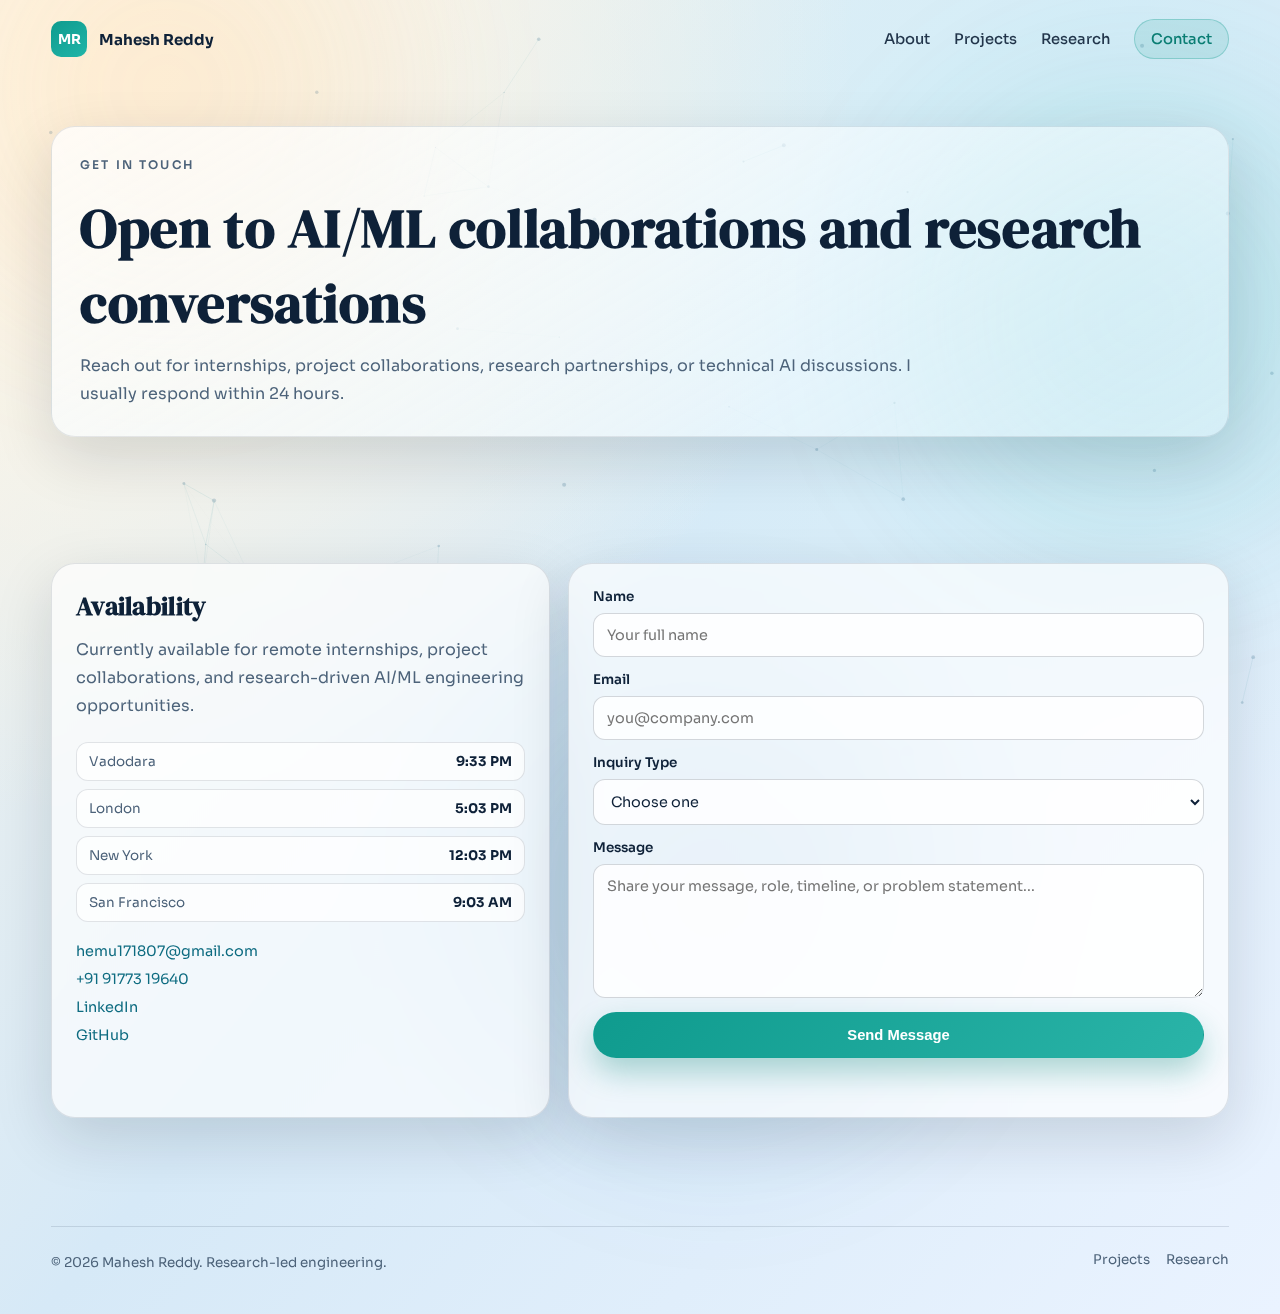
<file: pages/contact.html>
<!DOCTYPE html>
<html lang="en">
  <head>
    <meta charset="UTF-8" />
    <meta name="viewport" content="width=device-width, initial-scale=1.0" />
    <title>Contact | Mahesh Reddy</title>
    <meta
      name="description"
      content="Reach Mahesh Reddy for AI/ML collaborations, research discussions, internships, and engineering opportunities."
    />
    <link rel="preconnect" href="https://fonts.googleapis.com" />
    <link rel="preconnect" href="https://fonts.gstatic.com" crossorigin />
    <link
      href="https://fonts.googleapis.com/css2?family=DM+Serif+Display:ital@0;1&family=Sora:wght@300;400;500;600;700;800&display=swap"
      rel="stylesheet"
    />
    <link rel="stylesheet" href="../assets/css/style.css" />
  </head>
  <body data-page="contact">
    <div class="site-bg">
      <canvas id="particleCanvas" aria-hidden="true"></canvas>
      <span class="orb orb-a"></span>
      <span class="orb orb-b"></span>
      <span class="orb orb-c"></span>
    </div>

    <header class="site-header" id="top">
      <div class="container nav-shell">
        <a href="../index.html" class="brand">
          <span class="brand-mark">MR</span>
          <span class="brand-text">Mahesh Reddy</span>
        </a>
        <button class="menu-toggle" aria-label="Toggle menu" aria-expanded="false">
          <span></span><span></span><span></span>
        </button>
        <nav class="site-nav">
          <a href="../index.html#about">About</a>
          <a href="projects.html">Projects</a>
          <a href="research.html">Research</a>
          <a href="contact.html" aria-current="page" class="nav-cta magnetic">Contact</a>
        </nav>
      </div>
    </header>

    <main>
      <section class="section-shell page-hero">
        <div class="container page-hero-shell reveal" data-reveal="up">
          <p class="eyebrow">Get in Touch</p>
          <h1>Open to AI/ML collaborations and research conversations</h1>
          <p>
            Reach out for internships, project collaborations, research partnerships, or technical AI
            discussions. I usually respond within 24 hours.
          </p>
        </div>
      </section>

      <section class="section-shell">
        <div class="container contact-grid">
          <aside class="contact-panel reveal" data-reveal="left">
            <h2>Availability</h2>
            <p>
              Currently available for remote internships, project collaborations, and research-driven AI/ML
              engineering opportunities.
            </p>

            <div class="timezone-list">
              <div>
                <span>Vadodara</span>
                <strong data-timezone="Asia/Kolkata">--:--</strong>
              </div>
              <div>
                <span>London</span>
                <strong data-timezone="Europe/London">--:--</strong>
              </div>
              <div>
                <span>New York</span>
                <strong data-timezone="America/New_York">--:--</strong>
              </div>
              <div>
                <span>San Francisco</span>
                <strong data-timezone="America/Los_Angeles">--:--</strong>
              </div>
            </div>

            <div class="contact-links">
              <a href="mailto:hemu171807@gmail.com">hemu171807@gmail.com</a>
              <a href="tel:+919177319640">+91 91773 19640</a>
              <a href="https://www.linkedin.com/in/maheshreddy04" target="_blank" rel="noreferrer">LinkedIn</a>
              <a href="https://github.com/MaheshReddy-ML" target="_blank" rel="noreferrer">GitHub</a>
            </div>
          </aside>

          <div class="form-panel reveal" data-reveal="up">
            <form id="contactForm" class="contact-form" novalidate>
              <label>
                Name
                <input type="text" name="name" placeholder="Your full name" required />
              </label>

              <label>
                Email
                <input type="email" name="email" placeholder="you@company.com" required />
              </label>

              <label>
                Inquiry Type
                <select name="focus" required>
                  <option value="">Choose one</option>
                  <option value="research collaboration">Research Collaboration</option>
                  <option value="internship opportunity">Internship Opportunity</option>
                  <option value="project collaboration">Project Collaboration</option>
                  <option value="hiring discussion">Hiring Discussion</option>
                </select>
              </label>

              <label>
                Message
                <textarea
                  name="brief"
                  rows="6"
                  placeholder="Share your message, role, timeline, or problem statement..."
                  required
                ></textarea>
              </label>

              <button type="submit" class="btn btn-primary magnetic">Send Message</button>
              <p class="form-message" id="formMessage" aria-live="polite"></p>
            </form>
          </div>
        </div>
      </section>
    </main>

    <footer class="site-footer">
      <div class="container footer-shell">
        <p>&copy; <span id="year"></span> Mahesh Reddy. Research-led engineering.</p>
        <div>
          <a href="projects.html">Projects</a>
          <a href="research.html">Research</a>
        </div>
      </div>
    </footer>

    <script src="../assets/js/main.js"></script>
    <script src="../assets/js/contact.js"></script>
  </body>
</html>
</file>
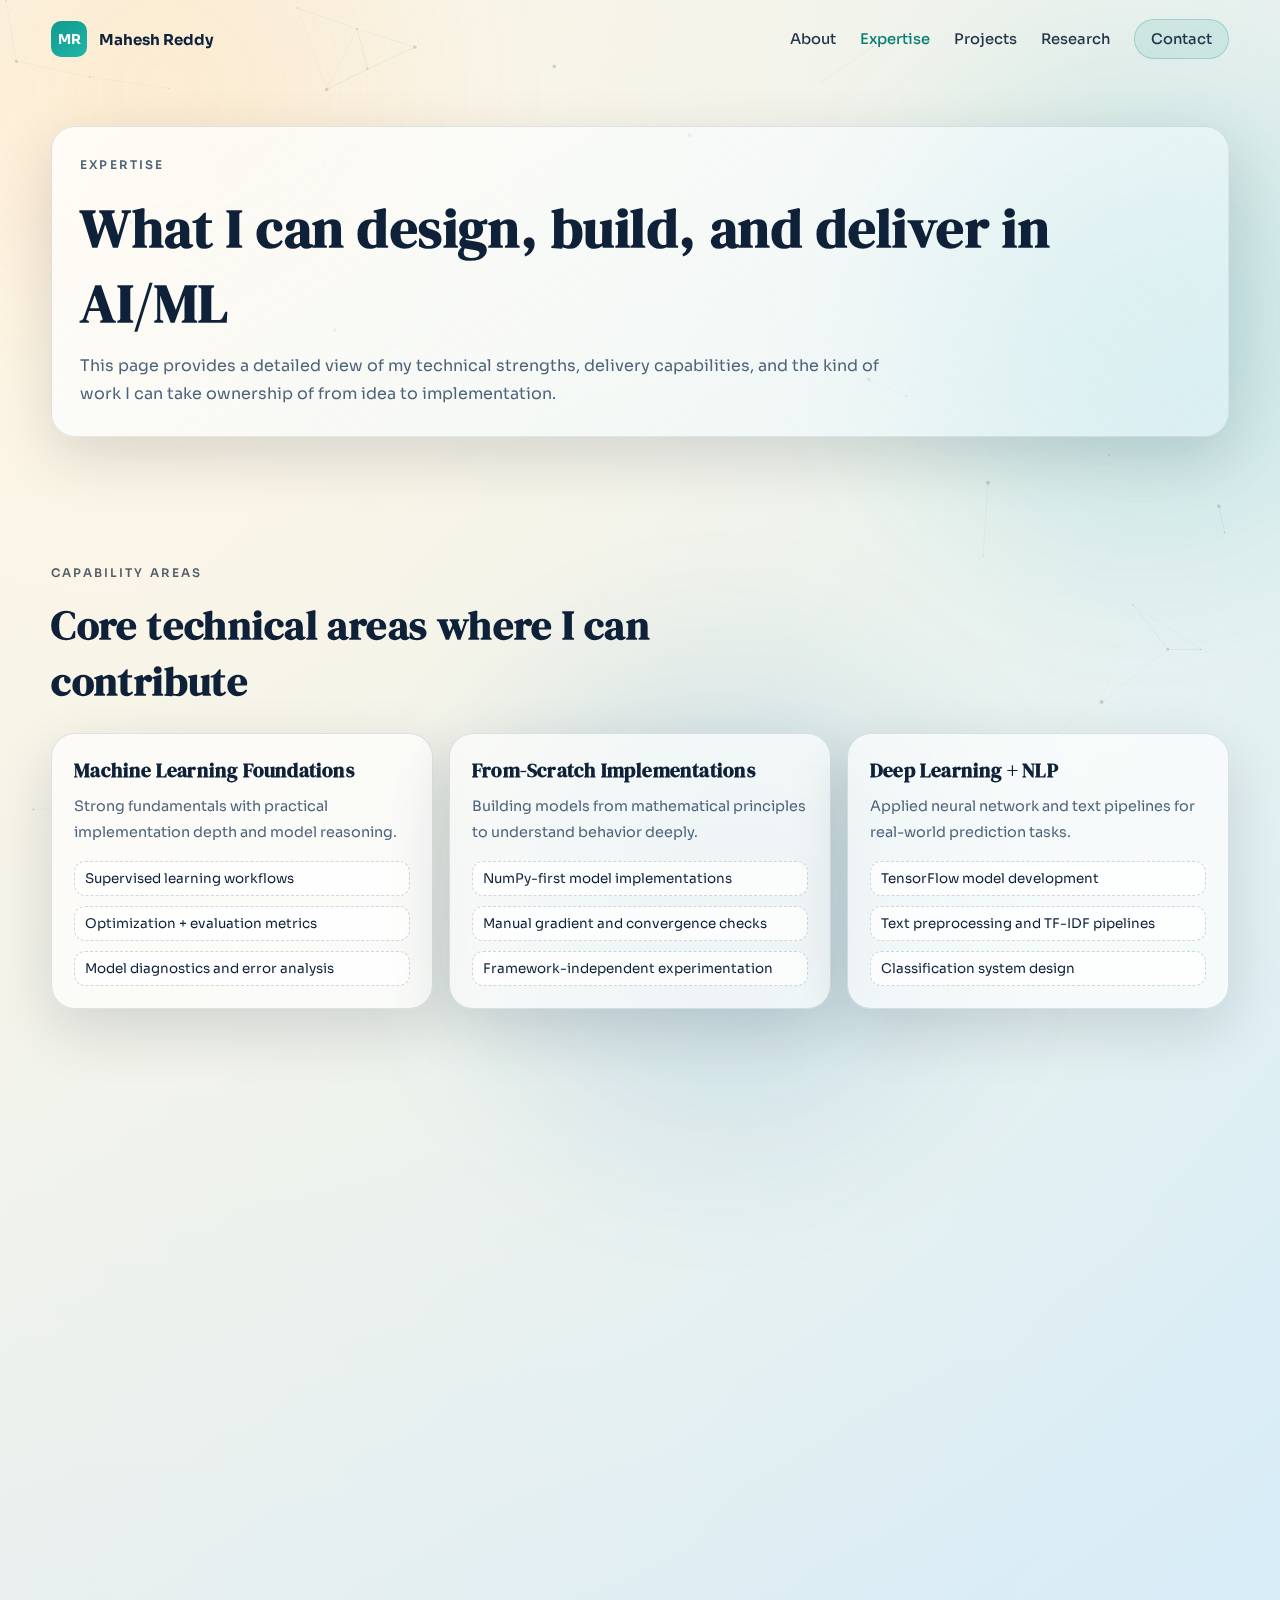
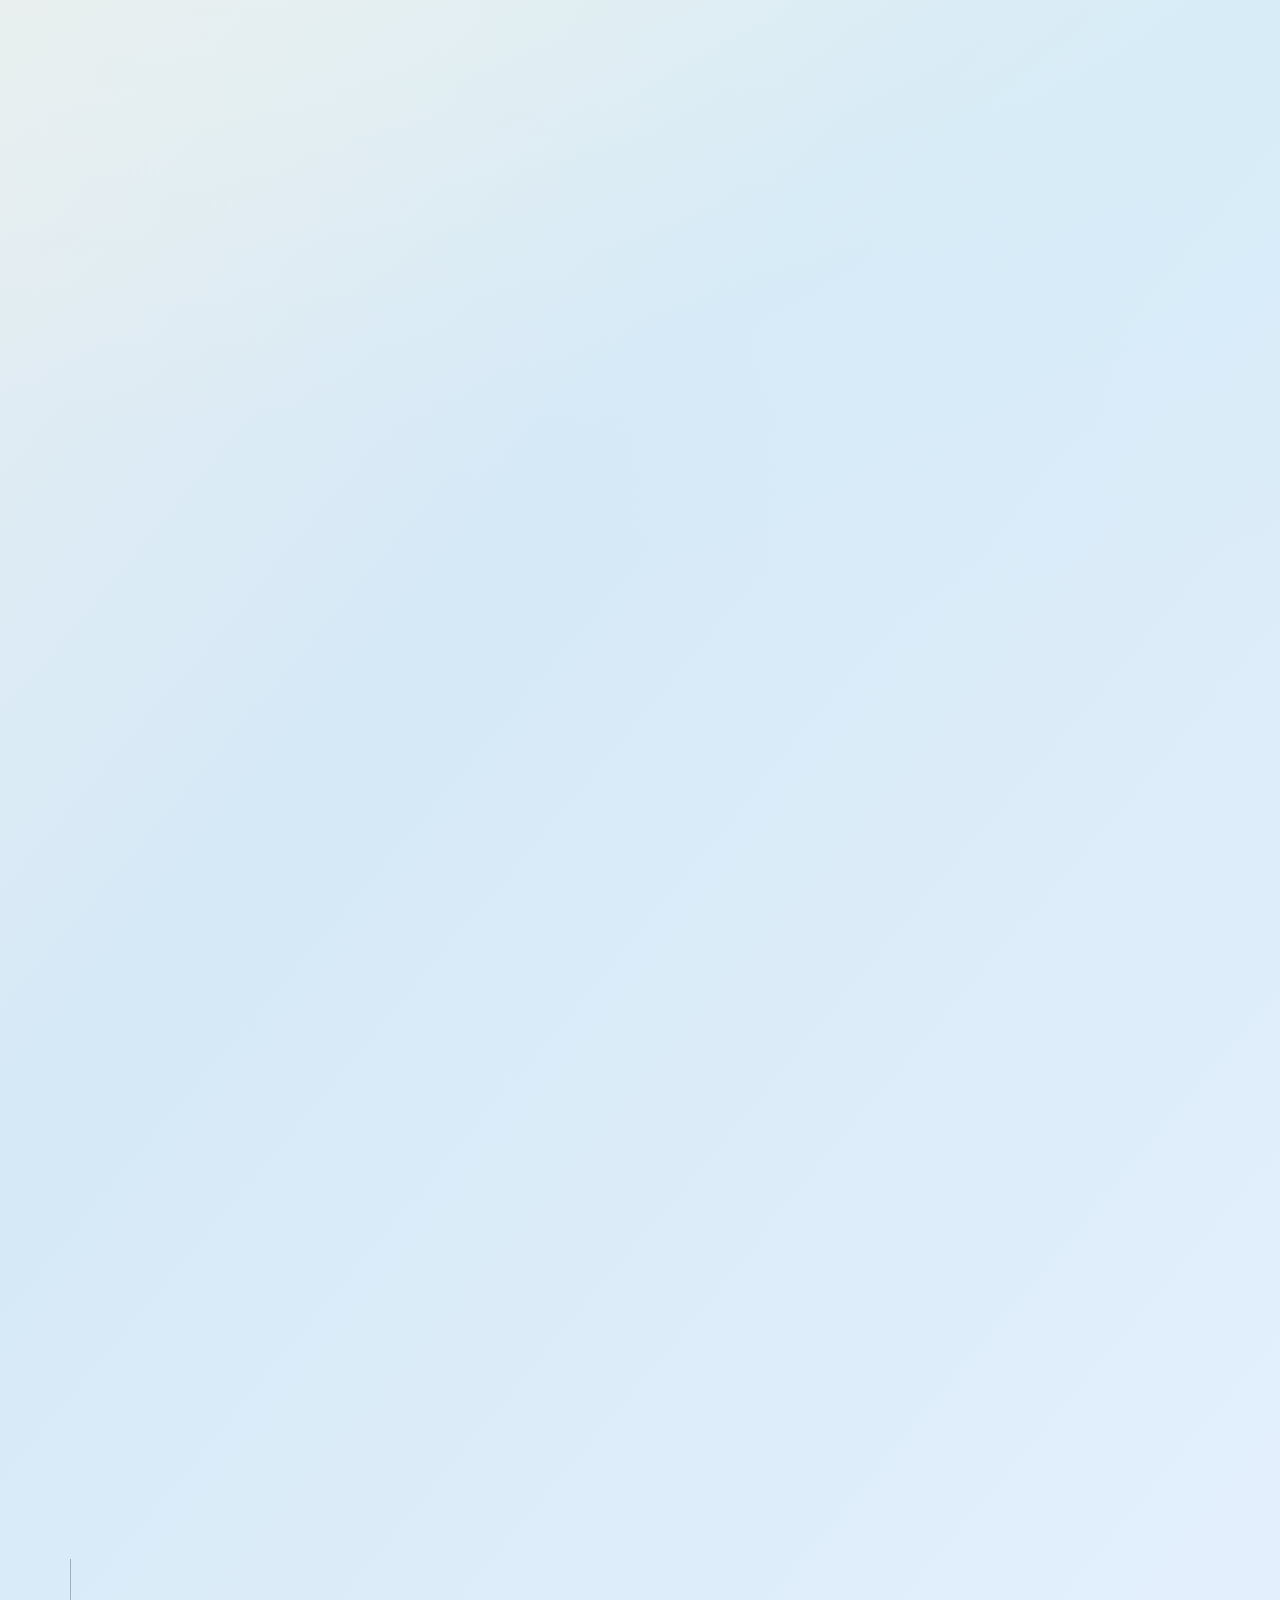
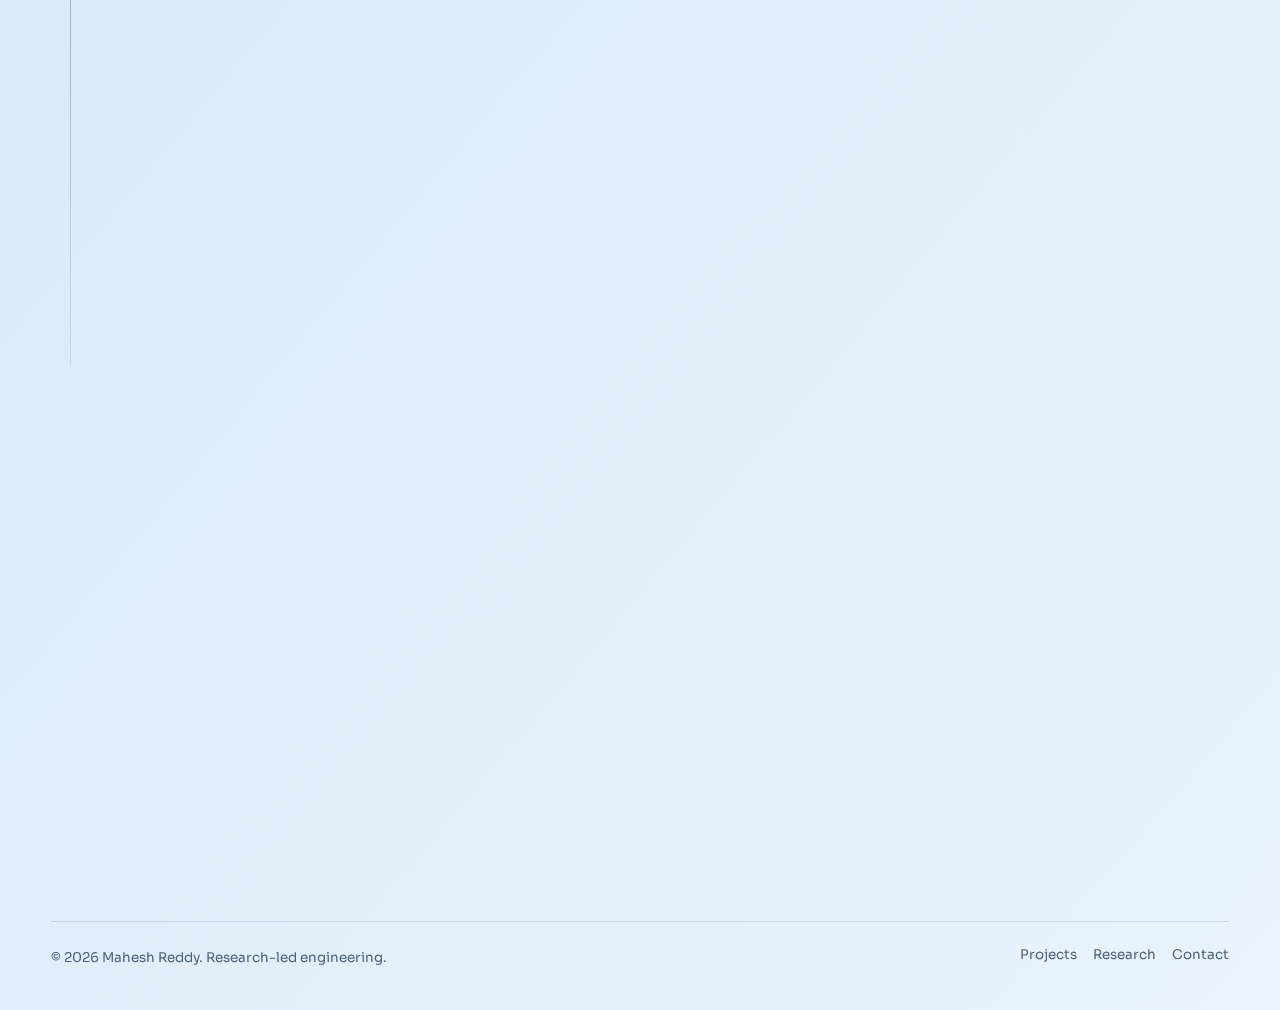
<file: pages/expertise.html>
<!DOCTYPE html>
<html lang="en">
  <head>
    <meta charset="UTF-8" />
    <meta name="viewport" content="width=device-width, initial-scale=1.0" />
    <title>Expertise | Mahesh Reddy</title>
    <meta
      name="description"
      content="Detailed AI/ML expertise of Mahesh Reddy across machine learning engineering, NLP systems, deep learning, research implementation, and model delivery."
    />
    <link rel="preconnect" href="https://fonts.googleapis.com" />
    <link rel="preconnect" href="https://fonts.gstatic.com" crossorigin />
    <link
      href="https://fonts.googleapis.com/css2?family=DM+Serif+Display:ital@0;1&family=Sora:wght@300;400;500;600;700;800&display=swap"
      rel="stylesheet"
    />
    <link rel="stylesheet" href="../assets/css/style.css" />
  </head>
  <body data-page="expertise">
    <div class="site-bg">
      <canvas id="particleCanvas" aria-hidden="true"></canvas>
      <span class="orb orb-a"></span>
      <span class="orb orb-b"></span>
      <span class="orb orb-c"></span>
    </div>

    <header class="site-header" id="top">
      <div class="container nav-shell">
        <a href="../index.html" class="brand">
          <span class="brand-mark">MR</span>
          <span class="brand-text">Mahesh Reddy</span>
        </a>
        <button class="menu-toggle" aria-label="Toggle menu" aria-expanded="false">
          <span></span><span></span><span></span>
        </button>
        <nav class="site-nav">
          <a href="../index.html#about">About</a>
          <a href="expertise.html" aria-current="page">Expertise</a>
          <a href="projects.html">Projects</a>
          <a href="research.html">Research</a>
          <a href="contact.html" class="nav-cta magnetic">Contact</a>
        </nav>
      </div>
    </header>

    <main>
      <section class="section-shell page-hero">
        <div class="container page-hero-shell reveal" data-reveal="up">
          <p class="eyebrow">Expertise</p>
          <h1>What I can design, build, and deliver in AI/ML</h1>
          <p>
            This page provides a detailed view of my technical strengths, delivery capabilities, and the
            kind of work I can take ownership of from idea to implementation.
          </p>
        </div>
      </section>

      <section class="section-shell">
        <div class="container">
          <div class="section-head reveal" data-reveal="up">
            <p class="eyebrow">Capability Areas</p>
            <h2>Core technical areas where I can contribute</h2>
          </div>

          <div class="expertise-grid">
            <article class="feature-card reveal" data-reveal="up">
              <h3>Machine Learning Foundations</h3>
              <p>Strong fundamentals with practical implementation depth and model reasoning.</p>
              <ul>
                <li>Supervised learning workflows</li>
                <li>Optimization + evaluation metrics</li>
                <li>Model diagnostics and error analysis</li>
              </ul>
            </article>

            <article class="feature-card reveal" data-reveal="up" data-delay="70">
              <h3>From-Scratch Implementations</h3>
              <p>Building models from mathematical principles to understand behavior deeply.</p>
              <ul>
                <li>NumPy-first model implementations</li>
                <li>Manual gradient and convergence checks</li>
                <li>Framework-independent experimentation</li>
              </ul>
            </article>

            <article class="feature-card reveal" data-reveal="up" data-delay="140">
              <h3>Deep Learning + NLP</h3>
              <p>Applied neural network and text pipelines for real-world prediction tasks.</p>
              <ul>
                <li>TensorFlow model development</li>
                <li>Text preprocessing and TF-IDF pipelines</li>
                <li>Classification system design</li>
              </ul>
            </article>

            <article class="feature-card reveal" data-reveal="up" data-delay="210">
              <h3>Project Engineering</h3>
              <p>Turning experiments into usable project artifacts with structured code and documentation.</p>
              <ul>
                <li>Modular Python architecture</li>
                <li>Git-based version control workflow</li>
                <li>Readable technical documentation</li>
              </ul>
            </article>

            <article class="feature-card reveal" data-reveal="up" data-delay="280">
              <h3>Research Translation</h3>
              <p>Converting conceptual AI ideas into reproducible technical outputs.</p>
              <ul>
                <li>Paper writing and structuring</li>
                <li>Research-to-prototype thinking</li>
                <li>Evidence-backed technical decisions</li>
              </ul>
            </article>

            <article class="feature-card reveal" data-reveal="up" data-delay="350">
              <h3>Technical Communication</h3>
              <p>Explaining complex systems clearly for collaborators, recruiters, and teams.</p>
              <ul>
                <li>Technical blogging</li>
                <li>Implementation walkthroughs</li>
                <li>Portfolio-driven storytelling</li>
              </ul>
            </article>
          </div>
        </div>
      </section>

      <section class="section-shell">
        <div class="container">
          <div class="section-head reveal" data-reveal="up">
            <p class="eyebrow">What I Can Do</p>
            <h2>Detailed contribution tracks</h2>
          </div>

          <div class="project-layer-grid">
            <article class="project-layer-card tilt reveal" data-reveal="up">
              <div class="layer-header">
                <p class="pill">Model Building</p>
                <span>Track 01</span>
              </div>
              <h3>Design and train ML models</h3>
              <p>Build predictive models from data preparation to evaluation and interpretation.</p>
              <ul>
                <li>Feature selection and preprocessing</li>
                <li>Model training and tuning</li>
                <li>Validation and performance reporting</li>
              </ul>
            </article>

            <article class="project-layer-card tilt reveal" data-reveal="up" data-delay="70">
              <div class="layer-header">
                <p class="pill">NLP Systems</p>
                <span>Track 02</span>
              </div>
              <h3>Build text classification pipelines</h3>
              <p>Create robust NLP systems for spam filtering and text-based inference tasks.</p>
              <ul>
                <li>Text cleaning and vectorization</li>
                <li>Deep learning model integration</li>
                <li>Evaluation with actionable metrics</li>
              </ul>
            </article>

            <article class="project-layer-card tilt reveal" data-reveal="up" data-delay="140">
              <div class="layer-header">
                <p class="pill">Math-First AI</p>
                <span>Track 03</span>
              </div>
              <h3>Implement algorithms from scratch</h3>
              <p>Develop core algorithms directly with Python/NumPy for deep conceptual mastery.</p>
              <ul>
                <li>Custom logistic regression pipeline</li>
                <li>Manual optimization routines</li>
                <li>Transparent model behavior analysis</li>
              </ul>
            </article>

            <article class="project-layer-card tilt reveal" data-reveal="up" data-delay="210">
              <div class="layer-header">
                <p class="pill">Reusable Systems</p>
                <span>Track 04</span>
              </div>
              <h3>Create reusable ML tooling</h3>
              <p>Package repeated workflows into maintainable utility libraries like myMLlib.</p>
              <ul>
                <li>Reusable code structure</li>
                <li>Experiment-ready components</li>
                <li>Documentation for adoption</li>
              </ul>
            </article>

            <article class="project-layer-card tilt reveal" data-reveal="up" data-delay="280">
              <div class="layer-header">
                <p class="pill">Research Support</p>
                <span>Track 05</span>
              </div>
              <h3>Contribute to AI research projects</h3>
              <p>Support literature-backed implementations and convert findings into practical outputs.</p>
              <ul>
                <li>Research synthesis and framing</li>
                <li>Prototype implementation</li>
                <li>Paper and report support</li>
              </ul>
            </article>

            <article class="project-layer-card tilt reveal" data-reveal="up" data-delay="350">
              <div class="layer-header">
                <p class="pill">Collaboration</p>
                <span>Track 06</span>
              </div>
              <h3>Work effectively with teams</h3>
              <p>Collaborate with mentors, peers, and project teams on scoped AI/ML deliverables.</p>
              <ul>
                <li>Clear milestone communication</li>
                <li>Repository-driven collaboration</li>
                <li>Fast iteration from feedback</li>
              </ul>
            </article>
          </div>
        </div>
      </section>

      <section class="section-shell">
        <div class="container">
          <div class="deep-dive reveal" data-reveal="up">
            <p class="eyebrow">Tool Stack</p>
            <h2>Technologies I currently work with</h2>
            <div class="deep-dive-grid">
              <article>
                <h3>Languages</h3>
                <p>Python, C, SQL basics</p>
              </article>
              <article>
                <h3>ML &amp; AI</h3>
                <p>TensorFlow, Neural Networks, NLP pipelines, custom algorithms</p>
              </article>
              <article>
                <h3>Engineering</h3>
                <p>Git, GitHub, modular coding, reproducible project structure</p>
              </article>
              <article>
                <h3>Domain Focus</h3>
                <p>Classification systems, medical inference, predictive modeling, AI research</p>
              </article>
            </div>
          </div>
        </div>
      </section>

      <section class="section-shell">
        <div class="container">
          <div class="section-head reveal" data-reveal="up">
            <p class="eyebrow">Delivery Process</p>
            <h2>How I approach an AI/ML assignment</h2>
          </div>

          <div class="timeline">
            <article class="timeline-item reveal" data-reveal="left">
              <span>01</span>
              <div>
                <h3>Understand the objective</h3>
                <p>Clarify outcomes, constraints, data availability, and expected quality benchmarks.</p>
              </div>
            </article>
            <article class="timeline-item reveal" data-reveal="left" data-delay="80">
              <span>02</span>
              <div>
                <h3>Build and iterate quickly</h3>
                <p>Create a working baseline, improve accuracy, and evaluate tradeoffs with metrics.</p>
              </div>
            </article>
            <article class="timeline-item reveal" data-reveal="left" data-delay="140">
              <span>03</span>
              <div>
                <h3>Package for usability</h3>
                <p>Organize code, structure output, and document implementation clearly for handoff.</p>
              </div>
            </article>
            <article class="timeline-item reveal" data-reveal="left" data-delay="200">
              <span>04</span>
              <div>
                <h3>Communicate outcomes</h3>
                <p>Share performance, limitations, and practical next steps for deployment or extension.</p>
              </div>
            </article>
          </div>
        </div>
      </section>

      <section class="section-shell final-cta">
        <div class="container cta-panel reveal" data-reveal="up">
          <p class="eyebrow">Next Step</p>
          <h2>Need this expertise on your project?</h2>
          <p>
            I am open to internships, collaborations, and project-based AI/ML work where I can contribute
            with strong implementation ownership.
          </p>
          <div class="hero-actions">
            <a href="contact.html" class="btn btn-primary magnetic">Discuss a Project</a>
            <a href="projects.html" class="btn btn-secondary">Review Project Portfolio</a>
          </div>
        </div>
      </section>
    </main>

    <footer class="site-footer">
      <div class="container footer-shell">
        <p>&copy; <span id="year"></span> Mahesh Reddy. Research-led engineering.</p>
        <div>
          <a href="projects.html">Projects</a>
          <a href="research.html">Research</a>
          <a href="contact.html">Contact</a>
        </div>
      </div>
    </footer>

    <script src="../assets/js/main.js"></script>
  </body>
</html>
</file>
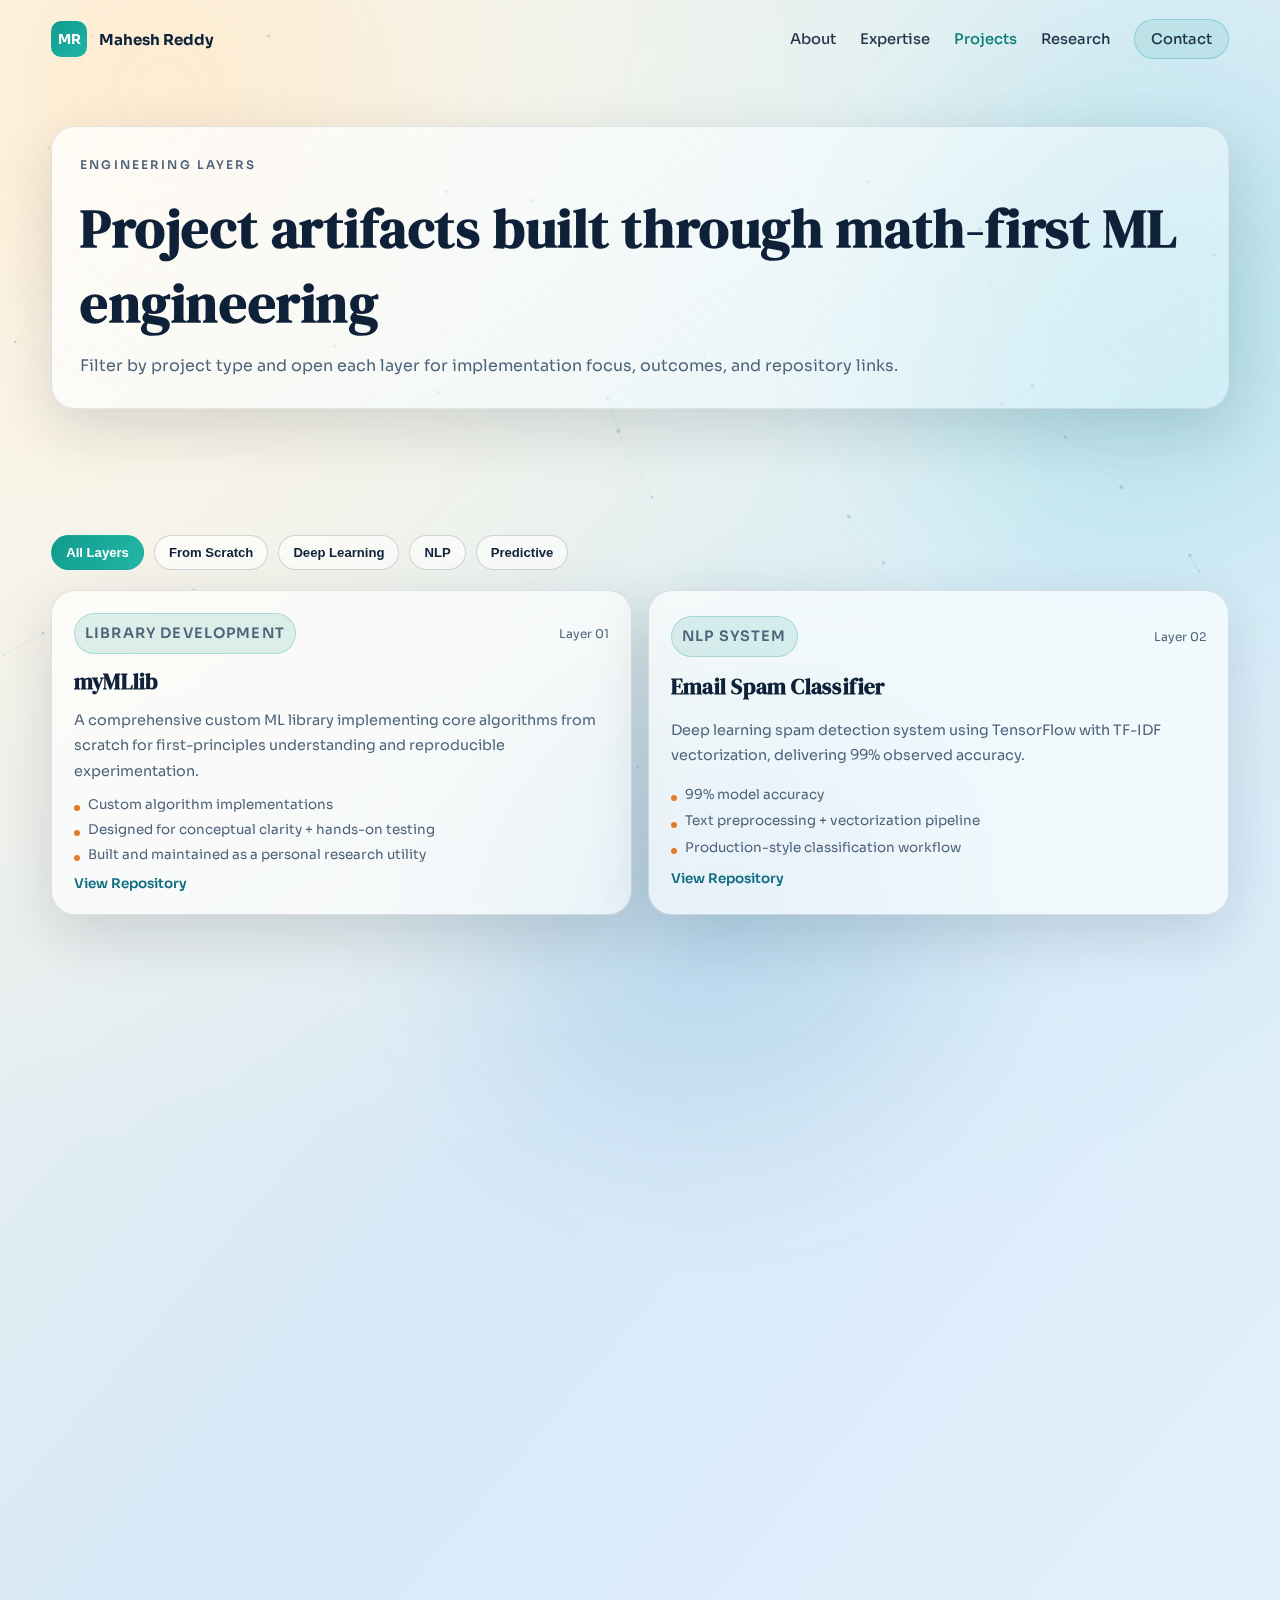
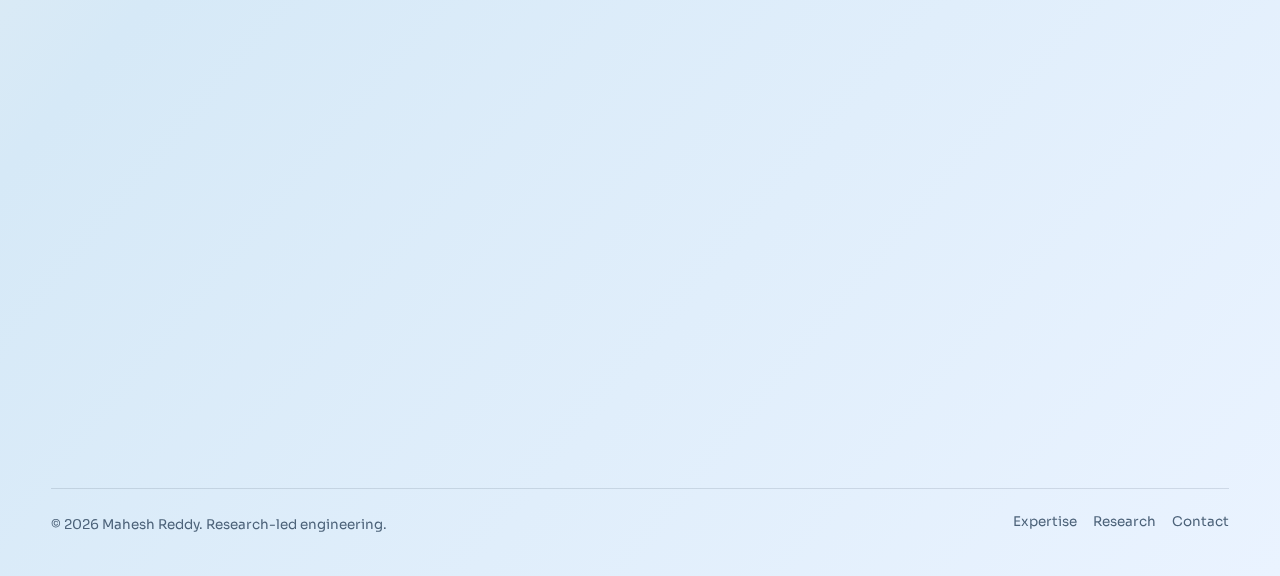
<file: pages/projects.html>
<!DOCTYPE html>
<html lang="en">
  <head>
    <meta charset="UTF-8" />
    <meta name="viewport" content="width=device-width, initial-scale=1.0" />
    <title>Project Layers | Mahesh Reddy</title>
    <meta
      name="description"
      content="Deep-dive into Mahesh Reddy's AI/ML projects including myMLlib, Email Spam Classifier, Breast Cancer Detection, and Rent Predictor."
    />
    <link rel="preconnect" href="https://fonts.googleapis.com" />
    <link rel="preconnect" href="https://fonts.gstatic.com" crossorigin />
    <link
      href="https://fonts.googleapis.com/css2?family=DM+Serif+Display:ital@0;1&family=Sora:wght@300;400;500;600;700;800&display=swap"
      rel="stylesheet"
    />
    <link rel="stylesheet" href="../assets/css/style.css" />
  </head>
  <body data-page="projects">
    <div class="site-bg">
      <canvas id="particleCanvas" aria-hidden="true"></canvas>
      <span class="orb orb-a"></span>
      <span class="orb orb-b"></span>
      <span class="orb orb-c"></span>
    </div>

    <header class="site-header" id="top">
      <div class="container nav-shell">
        <a href="../index.html" class="brand">
          <span class="brand-mark">MR</span>
          <span class="brand-text">Mahesh Reddy</span>
        </a>
        <button class="menu-toggle" aria-label="Toggle menu" aria-expanded="false">
          <span></span><span></span><span></span>
        </button>
        <nav class="site-nav">
          <a href="../index.html#about">About</a>
          <a href="expertise.html">Expertise</a>
          <a href="projects.html" aria-current="page">Projects</a>
          <a href="research.html">Research</a>
          <a href="contact.html" class="nav-cta magnetic">Contact</a>
        </nav>
      </div>
    </header>

    <main>
      <section class="section-shell page-hero">
        <div class="container page-hero-shell reveal" data-reveal="up">
          <p class="eyebrow">Engineering Layers</p>
          <h1>Project artifacts built through math-first ML engineering</h1>
          <p>
            Filter by project type and open each layer for implementation focus, outcomes, and repository links.
          </p>
        </div>
      </section>

      <section class="section-shell">
        <div class="container">
          <div class="filter-row reveal" data-reveal="up">
            <button class="filter-chip active" data-filter="all">All Layers</button>
            <button class="filter-chip" data-filter="scratch">From Scratch</button>
            <button class="filter-chip" data-filter="deep">Deep Learning</button>
            <button class="filter-chip" data-filter="nlp">NLP</button>
            <button class="filter-chip" data-filter="predictive">Predictive</button>
          </div>

          <div class="project-layer-grid" id="projectLayers">
            <article
              id="mymllib"
              class="project-layer-card tilt reveal"
              data-category="scratch predictive"
              data-reveal="up"
            >
              <div class="layer-header">
                <p class="pill">Library Development</p>
                <span>Layer 01</span>
              </div>
              <h3>myMLlib</h3>
              <p>
                A comprehensive custom ML library implementing core algorithms from scratch for first-principles
                understanding and reproducible experimentation.
              </p>
              <ul>
                <li>Custom algorithm implementations</li>
                <li>Designed for conceptual clarity + hands-on testing</li>
                <li>Built and maintained as a personal research utility</li>
              </ul>
              <a href="https://github.com/MaheshReddy-ML/myMLlib" target="_blank" rel="noreferrer"
                >View Repository</a
              >
            </article>

            <article
              id="spam"
              class="project-layer-card tilt reveal"
              data-category="deep nlp"
              data-reveal="up"
              data-delay="80"
            >
              <div class="layer-header">
                <p class="pill">NLP System</p>
                <span>Layer 02</span>
              </div>
              <h3>Email Spam Classifier</h3>
              <p>
                Deep learning spam detection system using TensorFlow with TF-IDF vectorization, delivering
                99% observed accuracy.
              </p>
              <ul>
                <li>99% model accuracy</li>
                <li>Text preprocessing + vectorization pipeline</li>
                <li>Production-style classification workflow</li>
              </ul>
              <a href="https://github.com/MaheshReddy-ML/EmailFilterAI" target="_blank" rel="noreferrer"
                >View Repository</a
              >
            </article>

            <article
              id="cancer"
              class="project-layer-card tilt reveal"
              data-category="scratch deep"
              data-reveal="up"
              data-delay="140"
            >
              <div class="layer-header">
                <p class="pill">Medical AI</p>
                <span>Layer 03</span>
              </div>
              <h3>Breast Cancer Detection</h3>
              <p>
                Logistic Regression built from scratch with NumPy for diagnostic inference on Kaggle datasets,
                achieving 92% observed accuracy.
              </p>
              <ul>
                <li>92% observed accuracy</li>
                <li>No high-level ML frameworks in training logic</li>
                <li>Gradient-based optimization from raw implementation</li>
              </ul>
              <a
                href="https://github.com/MaheshReddy-ML/Breast-Cancer-Detection"
                target="_blank"
                rel="noreferrer"
                >View Repository</a
              >
            </article>

            <article class="project-layer-card tilt reveal" data-category="scratch predictive" data-reveal="up" data-delay="200">
              <div class="layer-header">
                <p class="pill">Math-Only Modeling</p>
                <span>Layer 04</span>
              </div>
              <h3>Hyderabad House Rent Predictor</h3>
              <p>
                Predictive model for Hyderabad rental pricing built without scikit-learn to focus on direct
                mathematical formulation and interpretation.
              </p>
              <ul>
                <li>Feature engineering from raw rental signals</li>
                <li>Model behavior evaluated through manual diagnostics</li>
                <li>First-principles predictive pipeline</li>
              </ul>
              <a
                href="https://github.com/MaheshReddy-ML/Hyderabad_House_Rent_Predictor"
                target="_blank"
                rel="noreferrer"
                >View Repository</a
              >
            </article>

            <article class="project-layer-card tilt reveal" data-category="nlp deep" data-reveal="up" data-delay="260">
              <div class="layer-header">
                <p class="pill">Research Build</p>
                <span>Layer 05</span>
              </div>
              <h3>AI Companion Framework</h3>
              <p>
                Research direction on empathetic large language model systems and architectural requirements
                for emotionally aware AI companions.
              </p>
              <ul>
                <li>NLP + HCI research framing</li>
                <li>Transformer-based conceptual architecture</li>
                <li>Paper archive available in research section</li>
              </ul>
              <a href="research.html">Open Research Page</a>
            </article>

            <article class="project-layer-card tilt reveal" data-category="predictive" data-reveal="up" data-delay="320">
              <div class="layer-header">
                <p class="pill">Learning Workflow</p>
                <span>Layer 06</span>
              </div>
              <h3>Technical Blogging Engine</h3>
              <p>
                Ongoing technical documentation under "Through My Eyes AI/ML" to publish project learnings,
                model breakdowns, and implementation notes.
              </p>
              <ul>
                <li>Consistency in public technical writing</li>
                <li>Project retrospectives with architecture insights</li>
                <li>Used as reinforcement for deep technical clarity</li>
              </ul>
              <a href="contact.html">Request selected writeups</a>
            </article>
          </div>
        </div>
      </section>

      <section class="section-shell">
        <div class="container">
          <div class="deep-dive reveal" data-reveal="up">
            <p class="eyebrow">Build Method</p>
            <h2>How each project is designed and shipped</h2>
            <div class="deep-dive-grid">
              <article>
                <h3>Problem Mapping</h3>
                <p>Define objective, evaluate dataset limits, and frame measurable outputs.</p>
              </article>
              <article>
                <h3>Math Core</h3>
                <p>Implement critical parts from scratch to understand model behavior deeply.</p>
              </article>
              <article>
                <h3>System Build</h3>
                <p>Wrap models into reusable modules, evaluate, and validate on real data.</p>
              </article>
              <article>
                <h3>Communication</h3>
                <p>Publish findings in papers/blogs for reproducibility and peer visibility.</p>
              </article>
            </div>
          </div>
        </div>
      </section>
    </main>

    <footer class="site-footer">
      <div class="container footer-shell">
        <p>&copy; <span id="year"></span> Mahesh Reddy. Research-led engineering.</p>
        <div>
          <a href="expertise.html">Expertise</a>
          <a href="research.html">Research</a>
          <a href="contact.html">Contact</a>
        </div>
      </div>
    </footer>

    <script src="../assets/js/main.js"></script>
    <script src="../assets/js/projects.js"></script>
  </body>
</html>
</file>
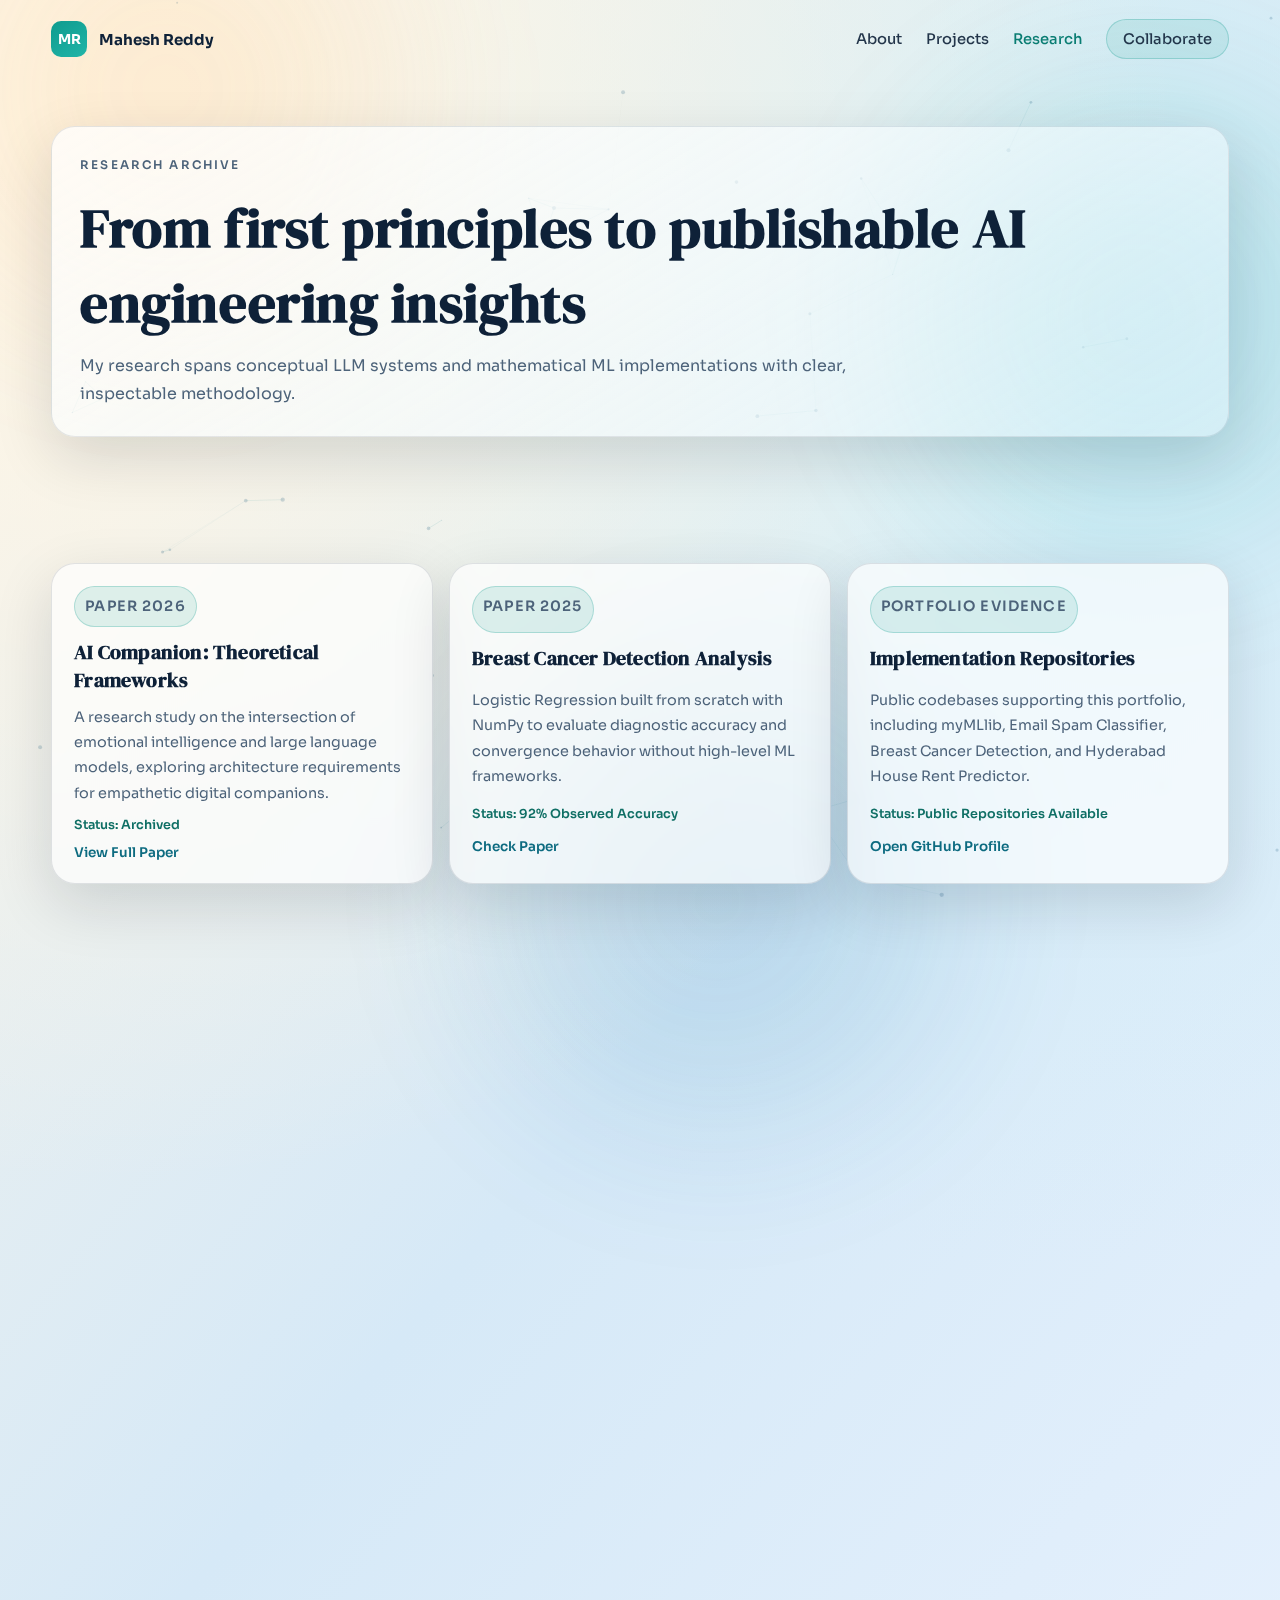
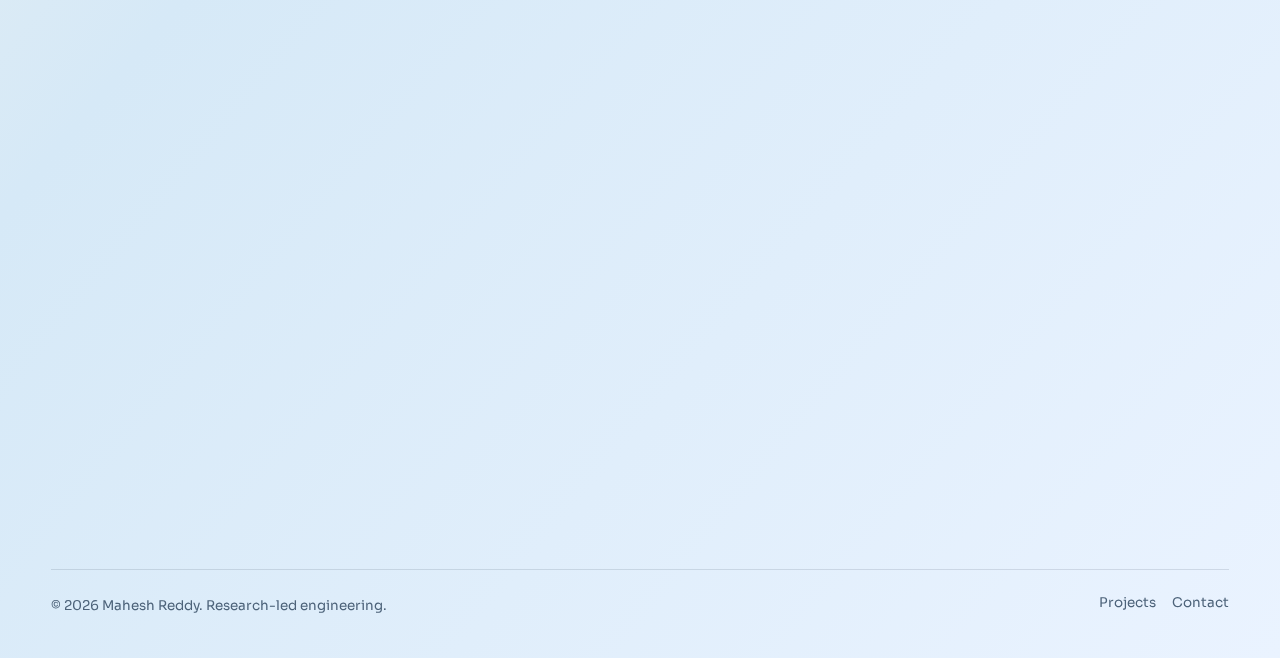
<file: pages/research.html>
<!DOCTYPE html>
<html lang="en">
  <head>
    <meta charset="UTF-8" />
    <meta name="viewport" content="width=device-width, initial-scale=1.0" />
    <title>Research Notes | Mahesh Reddy</title>
    <meta
      name="description"
      content="Research archive by Mahesh Reddy covering AI Companion theoretical frameworks and scratch-built breast cancer detection analysis."
    />
    <link rel="preconnect" href="https://fonts.googleapis.com" />
    <link rel="preconnect" href="https://fonts.gstatic.com" crossorigin />
    <link
      href="https://fonts.googleapis.com/css2?family=DM+Serif+Display:ital@0;1&family=Sora:wght@300;400;500;600;700;800&display=swap"
      rel="stylesheet"
    />
    <link rel="stylesheet" href="../assets/css/style.css" />
  </head>
  <body data-page="research">
    <div class="site-bg">
      <canvas id="particleCanvas" aria-hidden="true"></canvas>
      <span class="orb orb-a"></span>
      <span class="orb orb-b"></span>
      <span class="orb orb-c"></span>
    </div>

    <header class="site-header" id="top">
      <div class="container nav-shell">
        <a href="../index.html" class="brand">
          <span class="brand-mark">MR</span>
          <span class="brand-text">Mahesh Reddy</span>
        </a>
        <button class="menu-toggle" aria-label="Toggle menu" aria-expanded="false">
          <span></span><span></span><span></span>
        </button>
        <nav class="site-nav">
          <a href="../index.html#about">About</a>
          <a href="projects.html">Projects</a>
          <a href="research.html" aria-current="page">Research</a>
          <a href="contact.html" class="nav-cta magnetic">Collaborate</a>
        </nav>
      </div>
    </header>

    <main>
      <section class="section-shell page-hero">
        <div class="container page-hero-shell reveal" data-reveal="up">
          <p class="eyebrow">Research Archive</p>
          <h1>From first principles to publishable AI engineering insights</h1>
          <p>
            My research spans conceptual LLM systems and mathematical ML implementations with clear,
            inspectable methodology.
          </p>
        </div>
      </section>

      <section class="section-shell">
        <div class="container research-grid">
          <article class="research-card reveal" data-reveal="up">
            <p class="pill">Paper 2026</p>
            <h3>AI Companion: Theoretical Frameworks</h3>
            <p>
              A research study on the intersection of emotional intelligence and large language models,
              exploring architecture requirements for empathetic digital companions.
            </p>
            <small>Status: Archived</small>
            <a
              href="../assets/docs/AI_Companion_Research_paper.pdf"
              target="_blank"
              rel="noreferrer"
              class="inline-doc-link"
              >View Full Paper</a
            >
          </article>

          <article class="research-card reveal" data-reveal="up" data-delay="80">
            <p class="pill">Paper 2025</p>
            <h3>Breast Cancer Detection Analysis</h3>
            <p>
              Logistic Regression built from scratch with NumPy to evaluate diagnostic accuracy and
              convergence behavior without high-level ML frameworks.
            </p>
            <small>Status: 92% Observed Accuracy</small>
            <a
              href="../assets/docs/logisticregression_for_breastCancer.pdf"
              target="_blank"
              rel="noreferrer"
              class="inline-doc-link"
              >Check Paper</a
            >
          </article>

          <article class="research-card reveal" data-reveal="up" data-delay="160">
            <p class="pill">Portfolio Evidence</p>
            <h3>Implementation Repositories</h3>
            <p>
              Public codebases supporting this portfolio, including myMLlib, Email Spam Classifier, Breast
              Cancer Detection, and Hyderabad House Rent Predictor.
            </p>
            <small>Status: Public Repositories Available</small>
            <a href="https://github.com/MaheshReddy-ML" target="_blank" rel="noreferrer" class="inline-doc-link"
              >Open GitHub Profile</a
            >
          </article>
        </div>
      </section>

      <section class="section-shell">
        <div class="container">
          <div class="deep-dive reveal" data-reveal="up">
            <p class="eyebrow">Research Framework</p>
            <h2>How every research artifact is built</h2>
            <div class="deep-dive-grid">
              <article>
                <h3>Scope</h3>
                <p>Define the exact objective, assumptions, and limitations before model design starts.</p>
              </article>
              <article>
                <h3>Implementation</h3>
                <p>Build core logic with transparent steps to keep behavior interpretable and auditable.</p>
              </article>
              <article>
                <h3>Validation</h3>
                <p>Evaluate with dataset metrics, convergence checks, and reproducibility-focused testing.</p>
              </article>
              <article>
                <h3>Publication</h3>
                <p>Convert insights into papers, repository artifacts, and technical writeups.</p>
              </article>
            </div>
          </div>
        </div>
      </section>

      <section class="section-shell">
        <div class="container">
          <div class="section-head reveal" data-reveal="up">
            <p class="eyebrow">Research Timeline</p>
            <h2>Recent research and academic milestones</h2>
          </div>

          <div class="notebook-timeline">
            <article class="notebook-entry reveal" data-reveal="left">
              <span>2026</span>
              <div>
                <h3>AI Companion framework archived</h3>
                <p>
                  Consolidated theoretical insights around empathetic LLM agents and architectural constraints.
                </p>
              </div>
            </article>
            <article class="notebook-entry reveal" data-reveal="left" data-delay="90">
              <span>2025</span>
              <div>
                <h3>Scratch-built Logistic Regression study</h3>
                <p>
                  Completed breast cancer dataset analysis and documented full implementation path and metrics.
                </p>
              </div>
            </article>
            <article class="notebook-entry reveal" data-reveal="left" data-delay="180">
              <span>2024-Present</span>
              <div>
                <h3>Technical Blogging: Through My Eyes AI/ML</h3>
                <p>Publishing implementation notes, model breakdowns, and learnings from active projects.</p>
              </div>
            </article>
            <article class="notebook-entry reveal" data-reveal="left" data-delay="260">
              <span>2023-2027</span>
              <div>
                <h3>B.Tech CS (AI), Parul University</h3>
                <p>Academic base in deep learning, computational mathematics, and AI systems engineering.</p>
              </div>
            </article>
          </div>
        </div>
      </section>
    </main>

    <footer class="site-footer">
      <div class="container footer-shell">
        <p>&copy; <span id="year"></span> Mahesh Reddy. Research-led engineering.</p>
        <div>
          <a href="projects.html">Projects</a>
          <a href="contact.html">Contact</a>
        </div>
      </div>
    </footer>

    <script src="../assets/js/main.js"></script>
  </body>
</html>
</file>
<file: assets/css/style.css>
:root {
  --bg-cream: #f8f4ea;
  --bg-sky: #d6e9f7;
  --bg-mist: #eaf3ff;
  --ink: #0e2138;
  --ink-soft: #4d637a;
  --accent: #0f9b8e;
  --accent-strong: #0a7d73;
  --warm: #e17d2a;
  --line: rgba(14, 33, 56, 0.15);
  --card: rgba(255, 255, 255, 0.66);
  --card-strong: rgba(255, 255, 255, 0.83);
  --shadow-soft: 0 20px 60px rgba(10, 23, 38, 0.14);
  --shadow-card: 0 26px 55px rgba(17, 38, 60, 0.2);
  --radius-lg: 24px;
  --radius-md: 16px;
  --radius-sm: 12px;
  --container: min(1180px, 92vw);
}

* {
  box-sizing: border-box;
}

html {
  scroll-behavior: smooth;
}

body {
  margin: 0;
  color: var(--ink);
  font-family: "Sora", "Avenir Next", sans-serif;
  background: radial-gradient(circle at 8% 5%, #fff6e5 0%, rgba(255, 246, 229, 0) 44%),
    radial-gradient(circle at 80% 16%, #d6eff8 0%, rgba(214, 239, 248, 0) 42%),
    linear-gradient(130deg, var(--bg-cream), var(--bg-sky) 48%, var(--bg-mist));
  min-height: 100vh;
  overflow-x: hidden;
}

h1,
h2,
h3,
h4 {
  margin: 0;
  font-family: "DM Serif Display", Georgia, serif;
  letter-spacing: 0.01em;
}

p {
  margin: 0;
  line-height: 1.75;
}

a {
  color: inherit;
  text-decoration: none;
}

ul {
  margin: 0;
  padding: 0;
  list-style: none;
}

.site-bg {
  position: fixed;
  inset: 0;
  z-index: -5;
  pointer-events: none;
}

#particleCanvas {
  position: absolute;
  inset: 0;
  width: 100%;
  height: 100%;
  opacity: 0.72;
}

.orb {
  position: absolute;
  width: 42vw;
  max-width: 560px;
  aspect-ratio: 1;
  border-radius: 50%;
  filter: blur(70px);
  opacity: 0.6;
  animation: drift 17s ease-in-out infinite;
}

.orb-a {
  background: radial-gradient(circle, rgba(247, 188, 118, 0.34), rgba(247, 188, 118, 0));
  left: -8%;
  top: -20%;
}

.orb-b {
  background: radial-gradient(circle, rgba(27, 168, 170, 0.34), rgba(27, 168, 170, 0));
  right: -10%;
  top: 5%;
  animation-delay: -4s;
}

.orb-c {
  background: radial-gradient(circle, rgba(23, 114, 177, 0.3), rgba(23, 114, 177, 0));
  left: 35%;
  bottom: -30%;
  animation-delay: -8s;
}

.container {
  width: var(--container);
  margin: 0 auto;
}

.section-shell {
  padding: 78px 0;
}

.site-header {
  position: sticky;
  top: 0;
  z-index: 20;
  transition: backdrop-filter 0.25s ease, border-color 0.25s ease, background 0.25s ease;
}

.site-header.scrolled {
  backdrop-filter: blur(14px);
  background: rgba(251, 250, 244, 0.7);
  border-bottom: 1px solid rgba(14, 33, 56, 0.08);
}

.nav-shell {
  display: flex;
  align-items: center;
  justify-content: space-between;
  gap: 22px;
  min-height: 78px;
}

.brand {
  display: inline-flex;
  align-items: center;
  gap: 12px;
  font-weight: 700;
}

.brand-mark {
  width: 36px;
  aspect-ratio: 1;
  display: grid;
  place-items: center;
  border-radius: 10px;
  background: linear-gradient(145deg, var(--accent), #20b5a8);
  color: #fff;
  font-size: 0.85rem;
}

.brand-text {
  font-size: 0.94rem;
  color: var(--ink);
}

.site-nav {
  display: flex;
  align-items: center;
  gap: 24px;
}

.site-nav a {
  font-weight: 500;
  font-size: 0.92rem;
  color: var(--ink);
  opacity: 0.9;
  transition: color 0.2s ease, opacity 0.2s ease;
}

.site-nav a:hover,
.site-nav a[aria-current="page"] {
  color: var(--accent-strong);
  opacity: 1;
}

.nav-cta {
  padding: 10px 16px;
  border-radius: 999px;
  border: 1px solid rgba(15, 155, 142, 0.3);
  background: rgba(15, 155, 142, 0.12);
}

.menu-toggle {
  display: none;
  background: transparent;
  border: 0;
  width: 40px;
  height: 40px;
  padding: 0;
  cursor: pointer;
  flex-direction: column;
  align-items: center;
  justify-content: center;
  gap: 5px;
}

.menu-toggle span {
  width: 22px;
  height: 2px;
  border-radius: 4px;
  background: var(--ink);
  transition: transform 0.2s ease, opacity 0.2s ease;
}

body.menu-open .menu-toggle span:nth-child(1) {
  transform: translateY(7px) rotate(45deg);
}

body.menu-open .menu-toggle span:nth-child(2) {
  opacity: 0;
}

body.menu-open .menu-toggle span:nth-child(3) {
  transform: translateY(-7px) rotate(-45deg);
}

.eyebrow {
  margin-bottom: 14px;
  letter-spacing: 0.18em;
  text-transform: uppercase;
  font-size: 0.74rem;
  font-weight: 600;
  color: rgba(14, 33, 56, 0.72);
}

.hero {
  padding-top: 42px;
}

.hero-grid {
  display: grid;
  grid-template-columns: 1.1fr 0.9fr;
  gap: 40px;
  align-items: center;
}

.hero-copy h1 {
  font-size: clamp(2.1rem, 4.4vw, 4.2rem);
  line-height: 1.04;
  margin-bottom: 20px;
}

.hero-copy h1 span {
  display: block;
  background: linear-gradient(130deg, #0b7068, #2393b0);
  -webkit-background-clip: text;
  background-clip: text;
  color: transparent;
}

.hero-lead {
  color: var(--ink-soft);
  max-width: 62ch;
  font-size: 1.02rem;
}

.hero-actions {
  margin-top: 30px;
  display: flex;
  gap: 14px;
  flex-wrap: wrap;
}

.btn {
  display: inline-flex;
  align-items: center;
  justify-content: center;
  min-height: 46px;
  padding: 11px 20px;
  border-radius: 999px;
  font-size: 0.92rem;
  font-weight: 600;
  border: 1px solid transparent;
  transition: transform 0.22s ease, box-shadow 0.22s ease, background 0.22s ease;
}

.btn:hover {
  transform: translateY(-2px);
}

.btn-primary {
  background: linear-gradient(130deg, var(--accent), #2ab4a8);
  color: #ffffff;
  box-shadow: 0 14px 30px rgba(11, 133, 118, 0.32);
}

.btn-secondary {
  background: rgba(255, 255, 255, 0.46);
  border-color: rgba(14, 33, 56, 0.14);
  color: var(--ink);
}

.hero-tags {
  margin-top: 24px;
  display: flex;
  flex-wrap: wrap;
  gap: 10px;
}

.hero-tags li {
  font-size: 0.8rem;
  padding: 8px 12px;
  border-radius: 999px;
  border: 1px solid rgba(14, 33, 56, 0.15);
  background: rgba(255, 255, 255, 0.52);
}

.inline-links {
  margin-top: 18px;
  display: flex;
  flex-wrap: wrap;
  gap: 12px;
}

.inline-links a {
  font-size: 0.8rem;
  font-weight: 600;
  color: #0d6b80;
}

.hero-stack {
  position: relative;
  height: 480px;
}

.layer-card {
  --offset-x: 0px;
  --offset-y: 0px;
  position: absolute;
  left: 0;
  width: min(420px, 100%);
  border-radius: var(--radius-lg);
  border: 1px solid rgba(14, 33, 56, 0.13);
  background: linear-gradient(165deg, rgba(255, 255, 255, 0.88), rgba(247, 251, 255, 0.56));
  box-shadow: var(--shadow-card);
  padding: 22px;
  transform-style: preserve-3d;
  backdrop-filter: blur(5px);
}

.layer-card h3 {
  margin-bottom: 10px;
  font-size: 1.36rem;
}

.layer-card p {
  color: var(--ink-soft);
  font-size: 0.93rem;
}

.card-label {
  margin-bottom: 11px;
  font-size: 0.76rem;
  letter-spacing: 0.15em;
  text-transform: uppercase;
  color: rgba(14, 33, 56, 0.62);
}

.metric-row {
  margin: 16px 0 10px;
  display: flex;
  gap: 18px;
}

.metric-row span {
  display: grid;
  gap: 2px;
}

.metric-row strong {
  font-size: 1.74rem;
  line-height: 1;
  font-family: "DM Serif Display", Georgia, serif;
  color: #0d6d77;
}

.metric-row small {
  font-size: 0.72rem;
  color: var(--ink-soft);
}

.layer-main {
  top: 0;
  z-index: 3;
  animation: floatCard 6.5s ease-in-out infinite;
}

.layer-mid {
  top: 185px;
  left: 44px;
  z-index: 2;
  animation: floatCard 7.5s ease-in-out infinite reverse;
}

.layer-back {
  top: 326px;
  left: 86px;
  z-index: 1;
  animation: floatCard 8.8s ease-in-out infinite;
}

.mini-profile {
  display: block;
  margin-top: 12px;
  width: 70px;
  height: 70px;
  border-radius: 14px;
  object-fit: cover;
  border: 1px solid rgba(14, 33, 56, 0.12);
}

.grid-two {
  display: grid;
  grid-template-columns: 1fr 1fr;
  gap: 26px;
}

.panel,
.stats-grid,
.feature-card,
.timeline-item,
.project-card,
.research-card,
.project-layer-card,
.notebook-entry,
.deep-dive,
.contact-panel,
.form-panel,
.cta-panel {
  border-radius: var(--radius-lg);
  border: 1px solid rgba(14, 33, 56, 0.12);
  background: var(--card);
  backdrop-filter: blur(6px);
  box-shadow: var(--shadow-soft);
}

.panel {
  padding: 30px;
}

.panel h2 {
  font-size: clamp(1.5rem, 3vw, 2.2rem);
  margin-bottom: 12px;
}

.panel p {
  color: var(--ink-soft);
}

.stats-grid {
  display: grid;
  grid-template-columns: repeat(2, minmax(0, 1fr));
  gap: 12px;
  padding: 14px;
}

.stat-card {
  border-radius: var(--radius-md);
  border: 1px solid rgba(14, 33, 56, 0.1);
  background: var(--card-strong);
  padding: 16px;
  min-height: 120px;
}

.stat-card p {
  font-size: 0.8rem;
  color: var(--ink-soft);
}

.stat-card strong {
  display: block;
  margin-top: 8px;
  font-size: 2.05rem;
  color: var(--accent-strong);
  line-height: 1;
  font-family: "DM Serif Display", Georgia, serif;
}

.stat-card small {
  font-size: 0.82rem;
  color: var(--ink-soft);
}

.section-head {
  margin-bottom: 24px;
  max-width: 720px;
}

.section-head h2 {
  font-size: clamp(1.7rem, 3.2vw, 2.8rem);
}

.expertise-grid {
  display: grid;
  grid-template-columns: repeat(3, minmax(0, 1fr));
  gap: 16px;
}

.feature-card {
  padding: 22px;
}

.feature-card h3 {
  font-size: 1.26rem;
  margin-bottom: 10px;
}

.feature-card p {
  font-size: 0.9rem;
  color: var(--ink-soft);
}

.feature-card ul {
  margin-top: 16px;
  display: grid;
  gap: 10px;
}

.feature-card li {
  font-size: 0.84rem;
  padding: 8px 10px;
  border-radius: 11px;
  background: rgba(255, 255, 255, 0.74);
  border: 1px dashed rgba(14, 33, 56, 0.18);
}

.timeline {
  position: relative;
  display: grid;
  gap: 14px;
}

.timeline::before {
  content: "";
  position: absolute;
  left: 19px;
  top: 14px;
  bottom: 14px;
  width: 1px;
  background: linear-gradient(to bottom, rgba(14, 33, 56, 0.3), rgba(14, 33, 56, 0.08));
}

.timeline-item {
  display: grid;
  grid-template-columns: 28px 1fr;
  gap: 18px;
  padding: 20px;
}

.timeline-item span {
  display: grid;
  place-items: center;
  width: 28px;
  height: 28px;
  border-radius: 999px;
  background: linear-gradient(130deg, var(--accent), #28af9d);
  color: #fff;
  font-size: 0.68rem;
  font-weight: 700;
}

.timeline-item h3 {
  font-size: 1.14rem;
  margin-bottom: 6px;
}

.timeline-item p {
  font-size: 0.9rem;
  color: var(--ink-soft);
}

.project-grid {
  display: grid;
  grid-template-columns: repeat(3, minmax(0, 1fr));
  gap: 16px;
}

.project-card {
  padding: 22px;
  min-height: 260px;
  display: grid;
  align-content: start;
  gap: 12px;
  transition: transform 0.24s ease;
}

.project-card:hover {
  transform: translateY(-5px);
}

.pill {
  display: inline-flex;
  width: fit-content;
  font-size: 0.73rem;
  font-weight: 600;
  text-transform: uppercase;
  letter-spacing: 0.08em;
  color: #0d645f;
  padding: 7px 10px;
  border-radius: 999px;
  background: rgba(15, 155, 142, 0.13);
  border: 1px solid rgba(15, 155, 142, 0.25);
}

.project-card h3 {
  font-size: 1.34rem;
}

.project-card p {
  font-size: 0.92rem;
  color: var(--ink-soft);
}

.project-card a {
  margin-top: auto;
  font-size: 0.86rem;
  font-weight: 600;
  color: #0e6f84;
}

.final-cta {
  padding-top: 46px;
}

.cta-panel {
  padding: 34px;
  text-align: center;
  background: linear-gradient(145deg, rgba(254, 252, 244, 0.84), rgba(222, 244, 247, 0.76));
}

.cta-panel h2 {
  font-size: clamp(1.7rem, 3vw, 2.4rem);
  margin-bottom: 10px;
}

.cta-panel p {
  margin: 0 auto 24px;
  max-width: 65ch;
  color: var(--ink-soft);
}

.site-footer {
  padding: 30px 0 40px;
}

.footer-shell {
  border-top: 1px solid rgba(14, 33, 56, 0.12);
  padding-top: 24px;
  display: flex;
  justify-content: space-between;
  gap: 18px;
  flex-wrap: wrap;
}

.footer-shell p {
  color: var(--ink-soft);
  font-size: 0.84rem;
}

.footer-shell div {
  display: flex;
  gap: 16px;
}

.footer-shell a {
  font-size: 0.84rem;
  color: var(--ink-soft);
}

.page-hero {
  padding-top: 48px;
  padding-bottom: 48px;
}

.page-hero-shell {
  padding: 28px;
  border-radius: var(--radius-lg);
  border: 1px solid rgba(14, 33, 56, 0.1);
  background: linear-gradient(150deg, rgba(255, 255, 255, 0.76), rgba(233, 248, 255, 0.48));
  box-shadow: var(--shadow-soft);
}

.page-hero-shell h1 {
  font-size: clamp(2rem, 4.3vw, 3.6rem);
  margin-bottom: 12px;
}

.page-hero-shell p {
  color: var(--ink-soft);
  max-width: 70ch;
}

.filter-row {
  display: flex;
  gap: 10px;
  flex-wrap: wrap;
  margin-bottom: 20px;
}

.filter-chip {
  border: 1px solid rgba(14, 33, 56, 0.18);
  background: rgba(255, 255, 255, 0.62);
  color: var(--ink);
  border-radius: 999px;
  padding: 9px 14px;
  font-size: 0.82rem;
  font-weight: 600;
  cursor: pointer;
  transition: transform 0.2s ease, color 0.2s ease, background 0.2s ease;
}

.filter-chip:hover {
  transform: translateY(-1px);
}

.filter-chip.active {
  background: linear-gradient(130deg, var(--accent), #24b8a7);
  color: #fff;
  border-color: transparent;
}

.project-layer-grid {
  display: grid;
  grid-template-columns: repeat(2, minmax(0, 1fr));
  gap: 16px;
}

.project-layer-card {
  padding: 22px;
  display: grid;
  gap: 12px;
  transition: opacity 0.2s ease, transform 0.24s ease;
}

.project-layer-card.is-hidden {
  display: none;
}

.project-layer-card.spotlight {
  box-shadow: 0 0 0 3px rgba(15, 155, 142, 0.23), 0 28px 50px rgba(17, 38, 60, 0.24);
  transform: translateY(-2px);
}

.layer-header {
  display: flex;
  justify-content: space-between;
  align-items: center;
  gap: 10px;
}

.layer-header span {
  font-size: 0.75rem;
  color: var(--ink-soft);
}

.project-layer-card h3 {
  font-size: 1.38rem;
}

.project-layer-card p {
  font-size: 0.9rem;
  color: var(--ink-soft);
}

.project-layer-card ul {
  display: grid;
  gap: 8px;
}

.project-layer-card li {
  font-size: 0.84rem;
  color: var(--ink-soft);
  padding-left: 14px;
  position: relative;
}

.project-layer-card li::before {
  content: "";
  width: 6px;
  height: 6px;
  border-radius: 50%;
  background: var(--warm);
  position: absolute;
  left: 0;
  top: 0.58rem;
}

.project-layer-card a,
.inline-doc-link {
  width: fit-content;
  font-size: 0.84rem;
  font-weight: 600;
  color: #0d6b80;
}

.deep-dive {
  padding: 24px;
}

.deep-dive h2 {
  margin-bottom: 14px;
  font-size: clamp(1.5rem, 3vw, 2.2rem);
}

.deep-dive-grid {
  display: grid;
  grid-template-columns: repeat(4, minmax(0, 1fr));
  gap: 10px;
}

.deep-dive-grid article {
  border: 1px solid rgba(14, 33, 56, 0.12);
  border-radius: var(--radius-md);
  background: rgba(255, 255, 255, 0.74);
  padding: 14px;
}

.deep-dive-grid h3 {
  font-size: 1.1rem;
  margin-bottom: 6px;
}

.deep-dive-grid p {
  font-size: 0.85rem;
  color: var(--ink-soft);
}

.research-grid {
  display: grid;
  grid-template-columns: repeat(3, minmax(0, 1fr));
  gap: 16px;
}

.research-card {
  padding: 22px;
  display: grid;
  gap: 11px;
}

.research-card h3 {
  font-size: 1.24rem;
}

.research-card p {
  font-size: 0.9rem;
  color: var(--ink-soft);
}

.research-card small {
  color: #0f6f65;
  font-size: 0.79rem;
  font-weight: 600;
}

.notebook-timeline {
  display: grid;
  gap: 12px;
}

.notebook-entry {
  display: grid;
  grid-template-columns: 110px 1fr;
  gap: 18px;
  padding: 18px;
}

.notebook-entry span {
  display: inline-flex;
  align-items: center;
  justify-content: center;
  width: 100%;
  height: fit-content;
  border-radius: 999px;
  background: rgba(15, 155, 142, 0.14);
  border: 1px solid rgba(15, 155, 142, 0.24);
  color: #0b7068;
  font-size: 0.74rem;
  font-weight: 700;
  padding: 5px 10px;
}

.notebook-entry h3 {
  font-size: 1.19rem;
  margin-bottom: 6px;
}

.notebook-entry p {
  color: var(--ink-soft);
  font-size: 0.9rem;
}

.contact-grid {
  display: grid;
  grid-template-columns: 0.86fr 1.14fr;
  gap: 18px;
}

.contact-panel,
.form-panel {
  padding: 24px;
}

.contact-panel h2 {
  margin-bottom: 12px;
  font-size: 1.62rem;
}

.contact-panel > p {
  color: var(--ink-soft);
}

.timezone-list {
  margin-top: 22px;
  display: grid;
  gap: 8px;
}

.timezone-list div {
  display: flex;
  align-items: center;
  justify-content: space-between;
  gap: 10px;
  border-radius: 12px;
  background: rgba(255, 255, 255, 0.72);
  border: 1px solid rgba(14, 33, 56, 0.12);
  padding: 10px 12px;
}

.timezone-list span {
  font-size: 0.84rem;
  color: var(--ink-soft);
}

.timezone-list strong {
  font-size: 0.84rem;
}

.contact-links {
  margin-top: 20px;
  display: grid;
  gap: 10px;
}

.contact-links a {
  font-size: 0.9rem;
  color: #0d6b80;
  width: fit-content;
}

.contact-form {
  display: grid;
  gap: 14px;
}

.contact-form label {
  display: grid;
  gap: 8px;
  font-size: 0.84rem;
  font-weight: 600;
}

.contact-form input,
.contact-form select,
.contact-form textarea {
  width: 100%;
  border: 1px solid rgba(14, 33, 56, 0.18);
  background: rgba(255, 255, 255, 0.84);
  color: var(--ink);
  border-radius: 12px;
  padding: 12px 13px;
  font-family: "Sora", "Avenir Next", sans-serif;
  font-size: 0.9rem;
  transition: border-color 0.2s ease, box-shadow 0.2s ease;
}

.contact-form textarea {
  resize: vertical;
}

.contact-form input:focus,
.contact-form select:focus,
.contact-form textarea:focus {
  outline: none;
  border-color: rgba(15, 155, 142, 0.56);
  box-shadow: 0 0 0 4px rgba(15, 155, 142, 0.15);
}

.form-message {
  min-height: 1.3rem;
  font-size: 0.84rem;
  color: #0e6f6a;
}

.form-message.is-error {
  color: #a63a45;
}

.reveal {
  opacity: 0;
  transform: translate3d(0, 24px, 0);
  transition: opacity 0.72s cubic-bezier(0.22, 1, 0.36, 1),
    transform 0.72s cubic-bezier(0.22, 1, 0.36, 1);
  transition-delay: var(--delay, 0ms);
}

.reveal[data-reveal="left"] {
  transform: translate3d(-26px, 0, 0);
}

.reveal[data-reveal="right"] {
  transform: translate3d(26px, 0, 0);
}

.reveal.visible {
  opacity: 1;
  transform: translate3d(0, 0, 0);
}

.magnetic {
  will-change: transform;
}

.tilt {
  transform-style: preserve-3d;
  will-change: transform;
}

@keyframes drift {
  0%,
  100% {
    transform: translate3d(0, 0, 0);
  }
  30% {
    transform: translate3d(20px, -20px, 0);
  }
  70% {
    transform: translate3d(-14px, 14px, 0);
  }
}

@keyframes floatCard {
  0%,
  100% {
    transform: translate3d(var(--offset-x), var(--offset-y), 0);
  }
  50% {
    transform: translate3d(var(--offset-x), calc(var(--offset-y) - 8px), 0);
  }
}

@media (max-width: 1080px) {
  .hero-grid,
  .grid-two,
  .contact-grid {
    grid-template-columns: 1fr;
  }

  .hero-stack {
    height: 510px;
    max-width: 500px;
    margin-inline: auto;
  }

  .project-grid,
  .expertise-grid,
  .research-grid {
    grid-template-columns: repeat(2, minmax(0, 1fr));
  }

  .deep-dive-grid,
  .project-layer-grid {
    grid-template-columns: repeat(2, minmax(0, 1fr));
  }
}

@media (max-width: 860px) {
  .menu-toggle {
    display: inline-flex;
  }

  .site-nav {
    position: absolute;
    top: 78px;
    left: 4vw;
    right: 4vw;
    flex-direction: column;
    align-items: stretch;
    gap: 8px;
    padding: 14px;
    border-radius: 18px;
    border: 1px solid rgba(14, 33, 56, 0.14);
    background: rgba(251, 249, 242, 0.94);
    box-shadow: var(--shadow-soft);
    opacity: 0;
    pointer-events: none;
    transform: translateY(-8px);
    transition: opacity 0.2s ease, transform 0.2s ease;
  }

  .site-nav a {
    padding: 10px 12px;
    border-radius: 10px;
  }

  body.menu-open .site-nav {
    opacity: 1;
    pointer-events: auto;
    transform: translateY(0);
  }

  .hero-stack {
    height: auto;
    max-width: none;
    display: grid;
    gap: 12px;
  }

  .hero-stack .layer-card {
    position: relative;
    left: auto;
    top: auto;
    width: 100%;
    animation: none;
    transform: none;
  }

  .metric-row {
    flex-wrap: wrap;
  }

  .layer-main,
  .layer-mid,
  .layer-back {
    left: auto;
    top: auto;
  }

  .project-grid,
  .expertise-grid,
  .research-grid,
  .project-layer-grid,
  .deep-dive-grid {
    grid-template-columns: 1fr;
  }

  .notebook-entry {
    grid-template-columns: 1fr;
    gap: 10px;
  }

  .notebook-entry span {
    width: fit-content;
  }

  .footer-shell {
    flex-direction: column;
  }
}

@media (max-width: 640px) {
  .section-shell {
    padding: 62px 0;
  }

  .hero {
    padding-top: 24px;
  }

  .hero-copy h1,
  .page-hero-shell h1 {
    font-size: clamp(1.85rem, 8.5vw, 2.8rem);
  }

  .hero-actions .btn {
    width: 100%;
  }

  .layer-card {
    padding: 18px;
  }

  .stats-grid {
    grid-template-columns: 1fr;
  }

  .timeline-item {
    grid-template-columns: 1fr;
  }

  .timeline::before {
    display: none;
  }
}

@media (prefers-reduced-motion: reduce) {
  *,
  *::before,
  *::after {
    animation-duration: 0.01ms !important;
    animation-iteration-count: 1 !important;
    transition-duration: 0.01ms !important;
    scroll-behavior: auto !important;
  }

  .reveal {
    opacity: 1;
    transform: none;
  }
}
</file>
